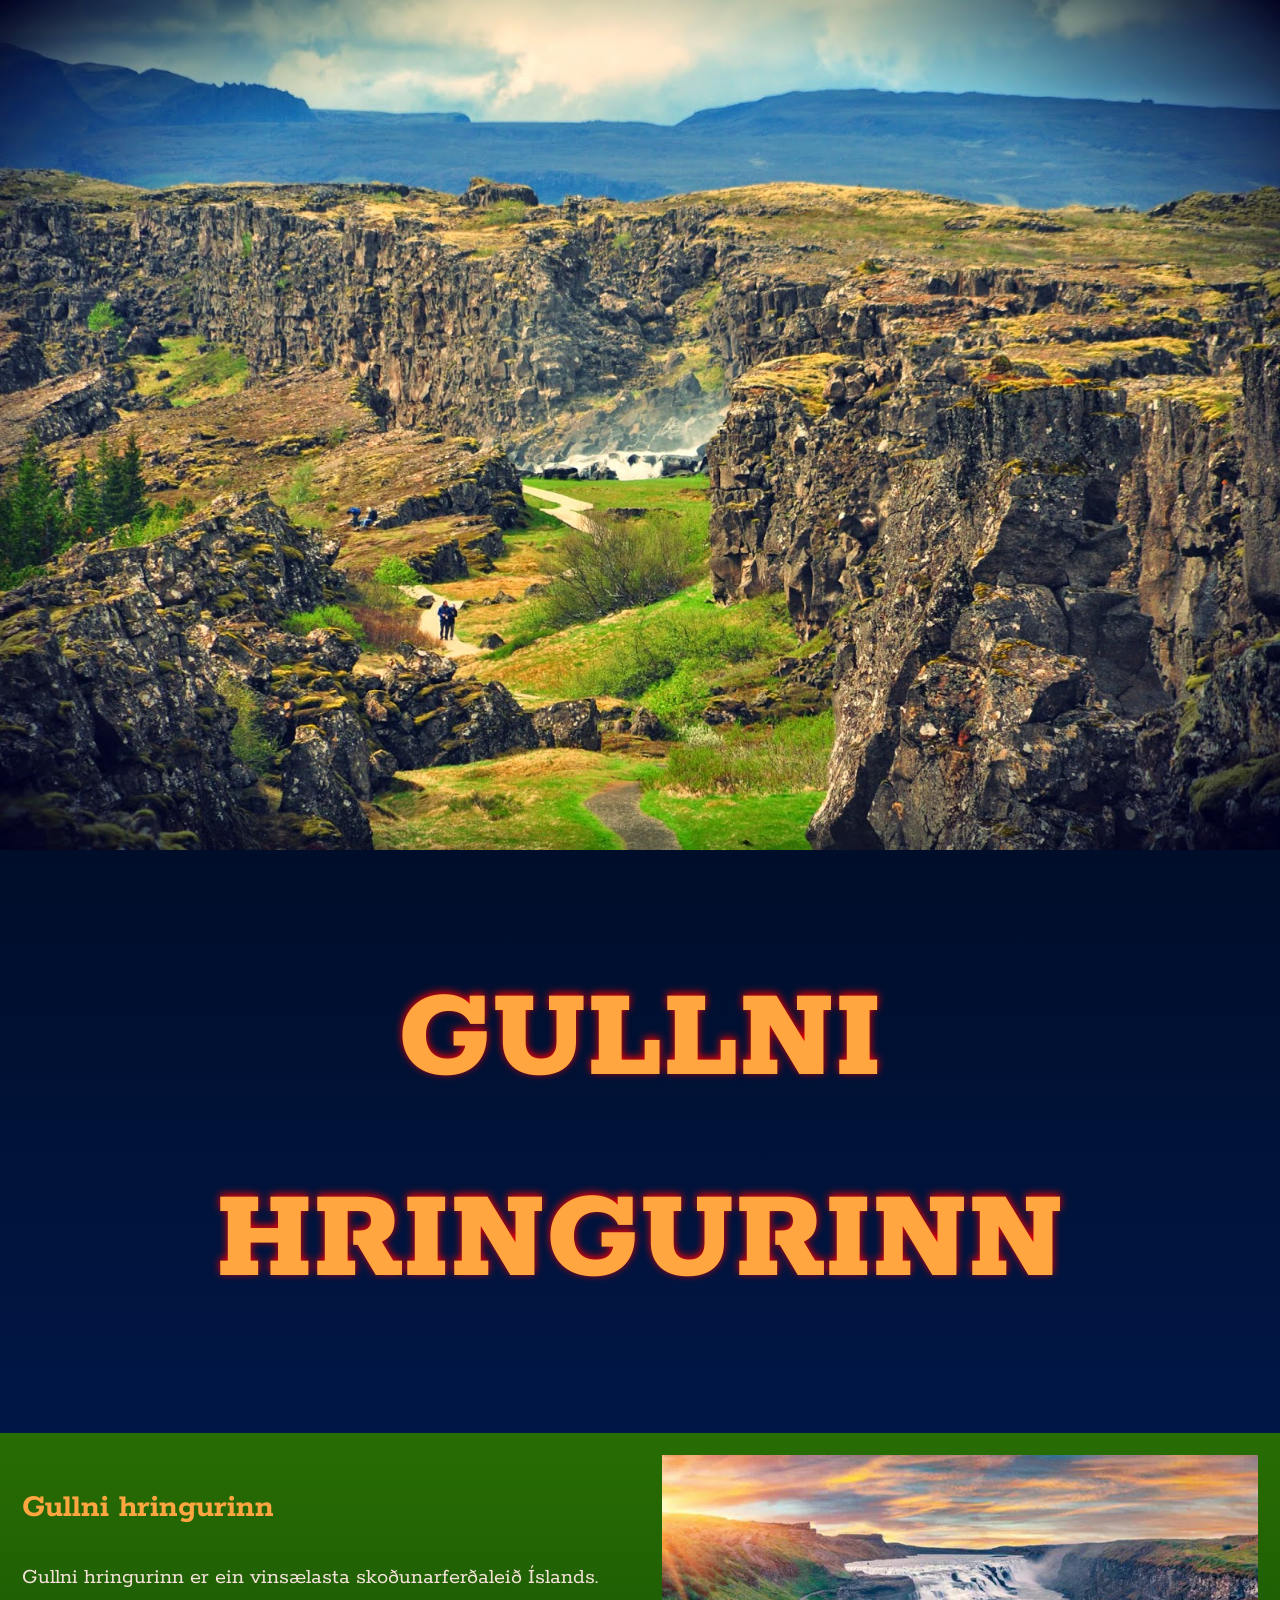
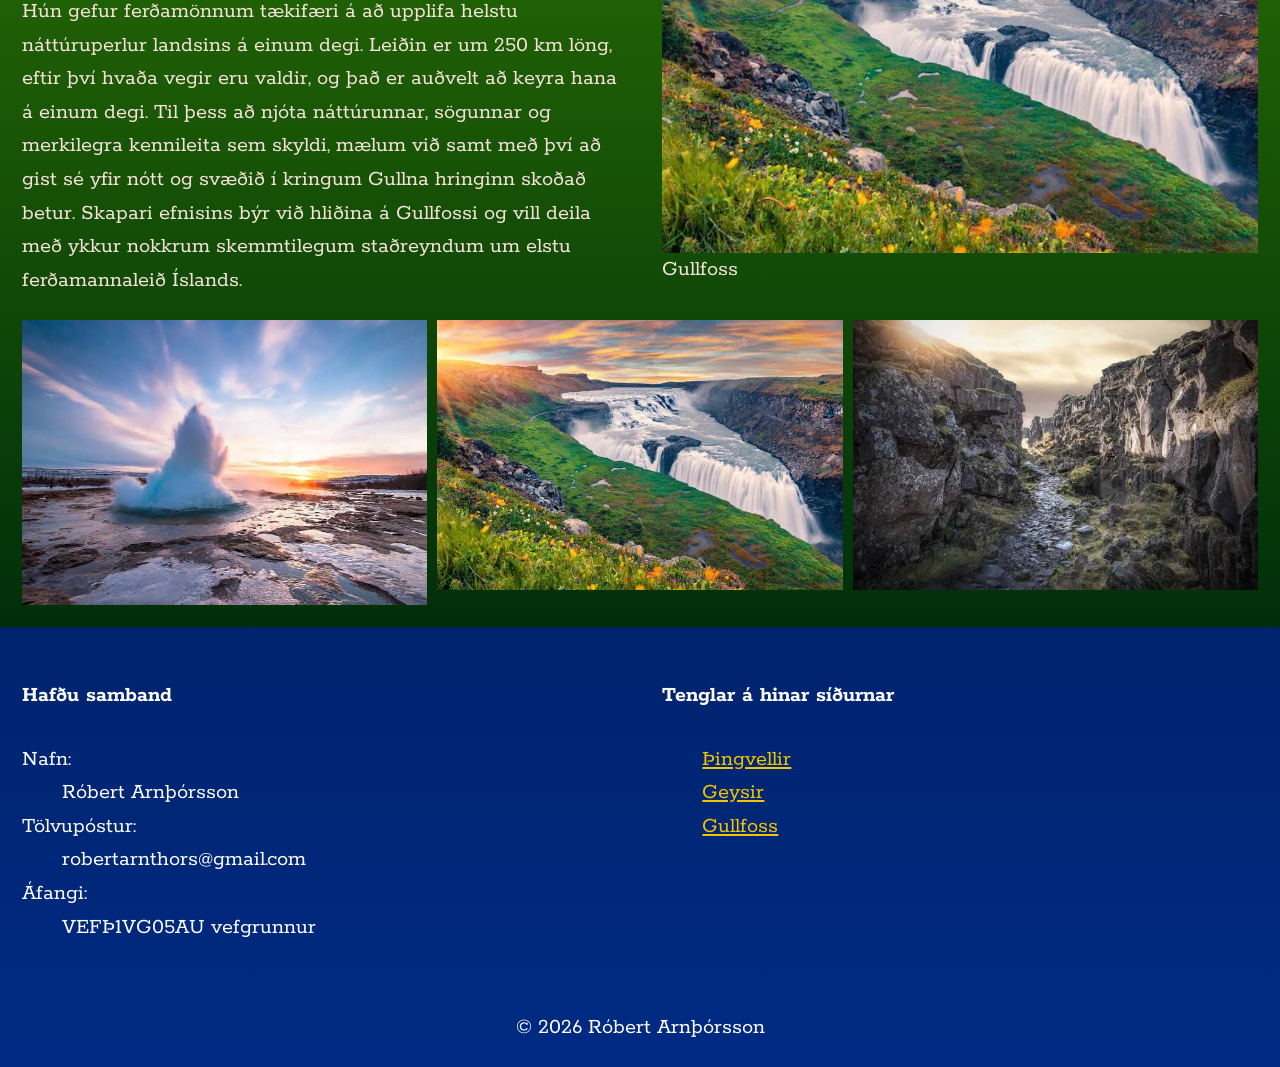
<file: index.html>
<!DOCTYPE html>
<html lang="is">
  <head>
    <meta name="viewport" content="width=device-width, initial-scale=1.0">
    <meta charset="utf-8"> 
    <title>Verkefni 7. Gullni hringurinn</title>
    <link rel="preconnect" href="https://fonts.gstatic.com">
    <link href="https://fonts.googleapis.com/css2?family=Rokkitt:wght@200;400;600;800&display=swap" rel="stylesheet">    <!-- veljið leturgerð af http://fonts.google.com-->
    <link rel="stylesheet" href="styles.css">
  </head>
  <body class="body-bg"> 
    <picture>
      <img src="þingvellir5.png">
    </picture>
    <header class="container">
      <h1>
        Gullni hringurinn
      </h1>
    </header>
    <div class="base-bg"> 
    <main class="container">
        <div class="col-2">
          <section>
            <h2>Gullni hringurinn</h2>
            <p>Gullni hringurinn er ein vinsælasta skoðunarferðaleið Íslands. Hún gefur ferðamönnum tækifæri á að upplifa helstu náttúruperlur landsins á einum degi. Leiðin er um 250 km löng, eftir því hvaða vegir eru valdir, og það er auðvelt að keyra hana á einum degi. Til þess að njóta náttúrunnar, sögunnar og merkilegra kennileita sem skyldi, mælum við samt með því að gist sé yfir nótt og svæðið í kringum Gullna hringinn skoðað betur. Skapari efnisins býr við hliðina á Gullfossi og vill deila með ykkur nokkrum skemmtilegum staðreyndum um elstu ferðamannaleið Íslands.</p>       
          </section>
          <section> 
            <figure>
              <img src="gullfoss2.png">
              <figcaption>Gullfoss</figcaption>   
            </figure>     
          </section>
        </div>
        <div class="col-3">
        </div>
            <!--Hér koma 3 myndir í röð, 2 eða 3 raðir. Allar myndir í sömu stærð (500px x 500px)-->
          <picture class="img-row">
            <img src="geysir.png">
            <img src="gullfoss2.png">
            <img src="þingvellir.png">
          </picture>
      </main>
    </div><!--bakgrunnur endar-->
    <footer class="container col-3">
      <nav>
        <h4>Hafðu samband</h4>
        <dl><!--Description list-->
          <dt>Nafn:</dt>
          <dd>Róbert Arnþórsson</dd>
          <dt>Tölvupóstur:</dt>
          <dd>robertarnthors@gmail.com</dd>
          <dt>Áfangi:</dt>
          <dd>VEFÞ1VG05AU vefgrunnur</dd>
        </dl>
      </nav>
      <nav>
        <h4>Tenglar á hinar síðurnar</h4>
        <ul>
          <li><a href="indexÞing.html">Þingvellir</a></li>
          <li><a href="indexGey.html">Geysir</a></li>
          <li><a href="indexGul.html">Gullfoss</a></li>
        </ul>
      </nav>
    </footer>
    <p class="copy">&copy; 2026 Róbert Arnþórsson</p>
  </body>
</html>
</file>
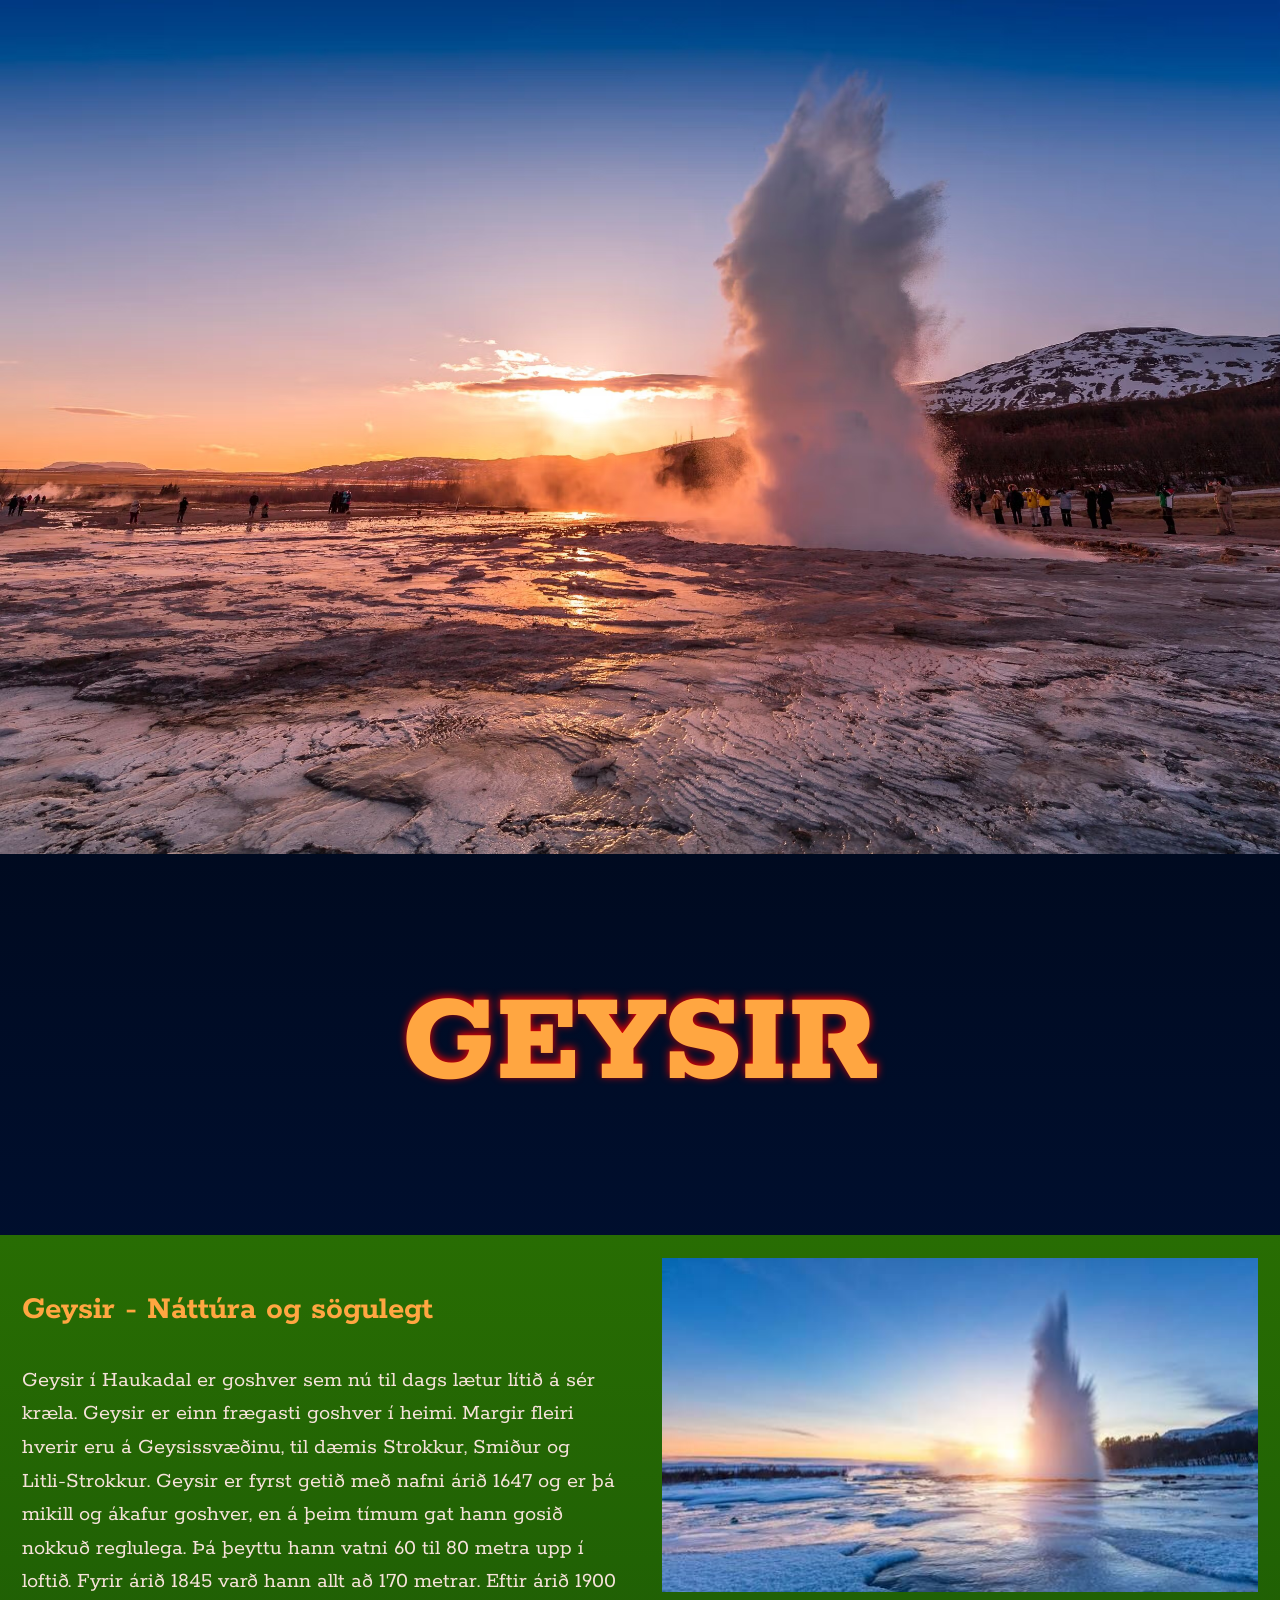
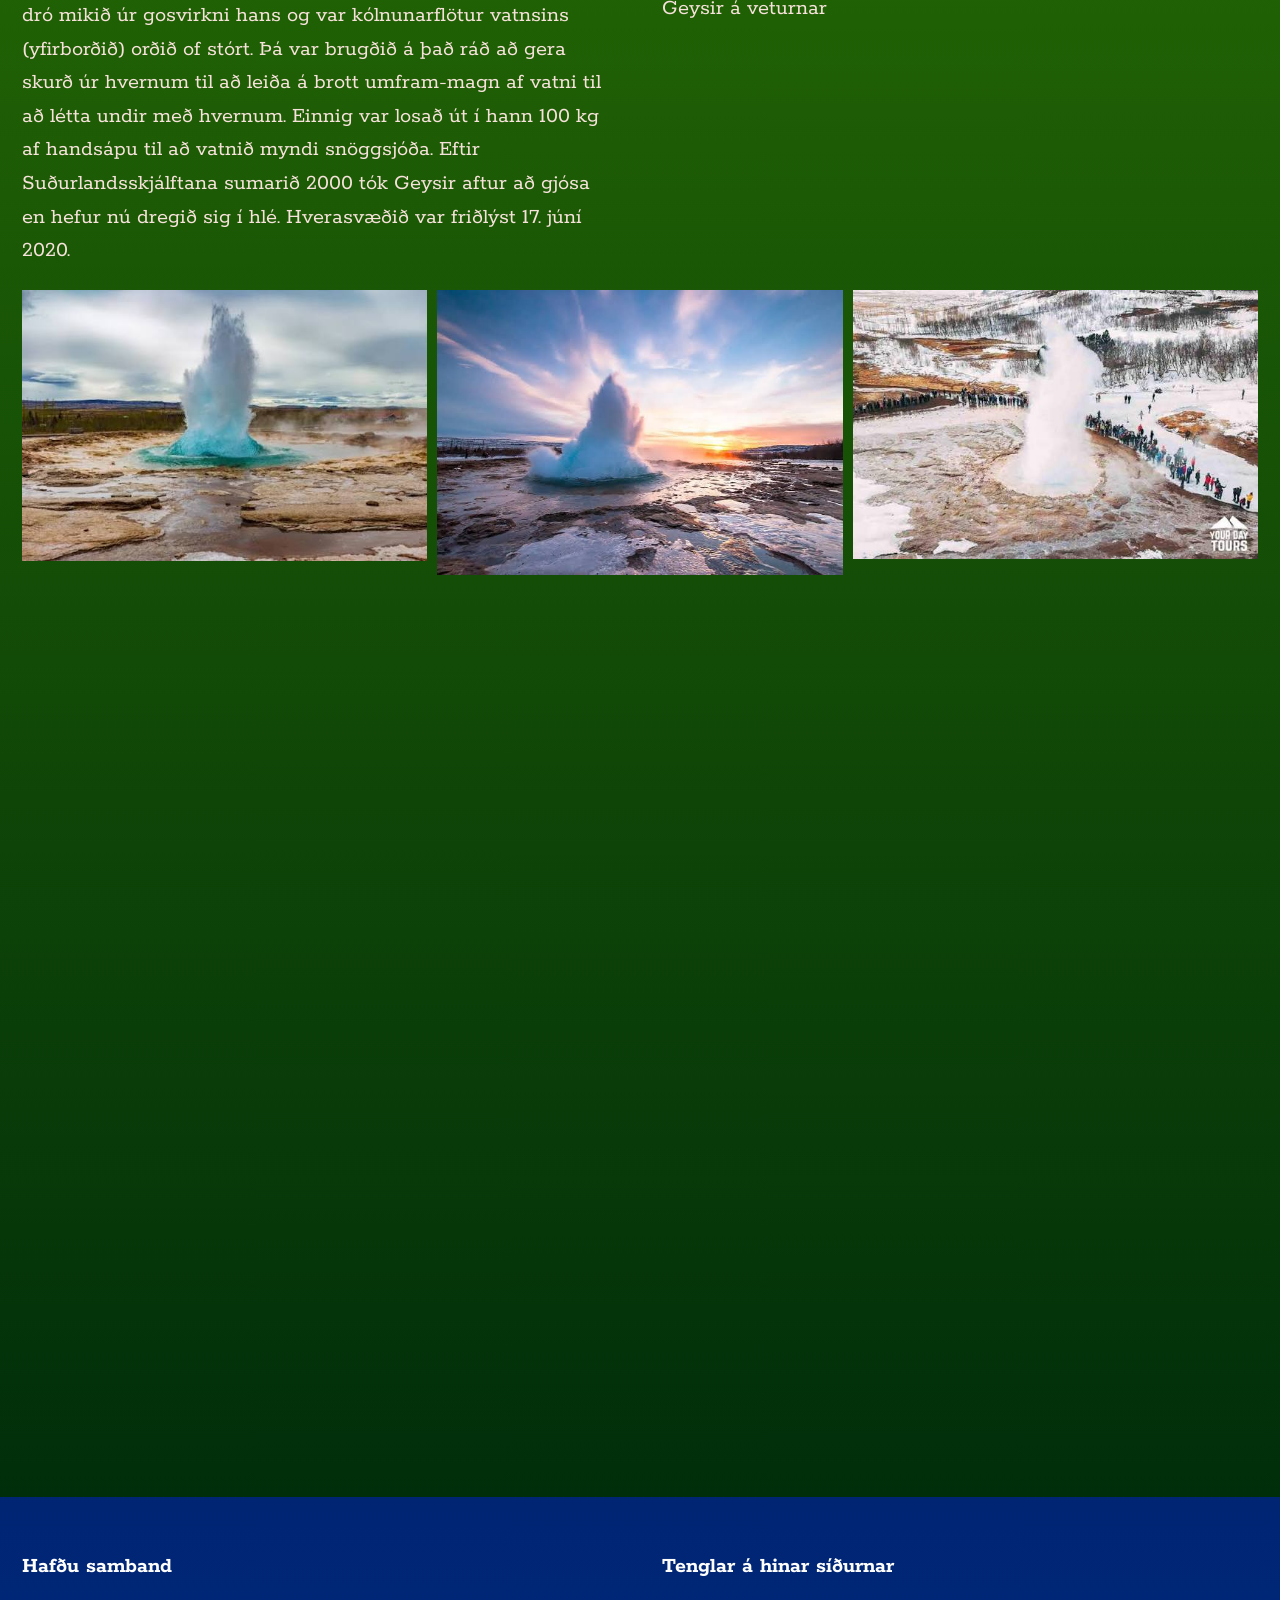
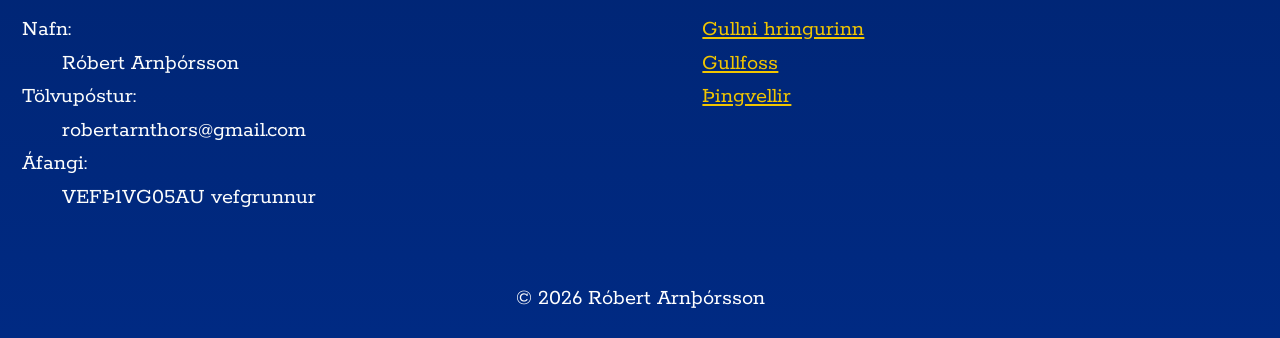
<file: indexGey.html>
<!DOCTYPE html>
<html lang="is">
  <head>
    <meta name="viewport" content="width=device-width, initial-scale=1.0">
    <meta charset="utf-8"> 
    <title>Verkefni 7. Geysir</title>
    <link rel="preconnect" href="https://fonts.gstatic.com">
    <link href="https://fonts.googleapis.com/css2?family=Rokkitt:wght@200;400;600;800&display=swap" rel="stylesheet">    <!-- veljið leturgerð af http://fonts.google.com-->
    <link rel="stylesheet" href="styles.css">
  </head>
  <body class="body-bg"> 
    <picture>
      <img src="geysir5.png">
    </picture>
    <header class="container">
      <h1>
        Geysir
      </h1>
    </header>
    <div class="base-bg"> 
    <main class="container">
        <div class="col-2">
          <section>
            <h2>Geysir - Náttúra og sögulegt</h2>
            <p>Geysir í Haukadal er goshver sem nú til dags lætur lítið á sér kræla. Geysir er einn frægasti goshver í heimi. Margir fleiri hverir eru á Geysissvæðinu, til dæmis Strokkur, Smiður og Litli-Strokkur. Geysir er fyrst getið með nafni árið 1647 og er þá mikill og ákafur goshver, en á þeim tímum gat hann gosið nokkuð reglulega. Þá þeyttu hann vatni 60 til 80 metra upp í loftið. Fyrir árið 1845 varð hann allt að 170 metrar. Eftir árið 1900 dró mikið úr gosvirkni hans og var kólnunarflötur vatnsins (yfirborðið) orðið of stórt. Þá var brugðið á það ráð að gera skurð úr hvernum til að leiða á brott umfram-magn af vatni til að létta undir með hvernum. Einnig var losað út í hann 100 kg af handsápu til að vatnið myndi snöggsjóða. Eftir Suðurlandsskjálftana sumarið 2000 tók Geysir aftur að gjósa en hefur nú dregið sig í hlé. Hverasvæðið var friðlýst 17. júní 2020.</p>       
          </section>
          <section> 
            <figure>
              <img src="geysir3.png">
              <figcaption>Geysir á veturnar</figcaption>   
            </figure>     
          </section>
        </div>
        <div class="col-3">
        </div>
            <!--Hér koma 3 myndir í röð, 2 eða 3 raðir. Allar myndir í sömu stærð (500px x 500px)-->
          <picture class="img-row">
            <img src="geysir2.png">
            <img src="geysir.png">
            <img src="geysir4.png">
          </picture>
          <div class="iframe-container">
            <iframe src="https://www.google.com/maps/embed?pb=!1m18!1m12!1m3!1d1729.5728679261636!2d-20.304879087122696!3d64.31032822730297!2m3!1f0!2f0!3f0!3m2!1i1024!2i768!4f13.1!3m3!1m2!1s0x48d6a39f03424f3f%3A0xb4751c1a62e2283f!2sGeysir!5e0!3m2!1sen!2sis!4v1790860507588!5m2!1sen!2sis" width="600" height="450" style="border:0;" allowfullscreen="" loading="lazy" referrerpolicy="strict-origin-when-cross-origin"></iframe>
          </div>
      </main>
    </div><!--bakgrunnur endar-->
    <footer class="container col-3">
      <nav>
        <h4>Hafðu samband</h4>
        <dl><!--Description list-->
          <dt>Nafn:</dt>
          <dd>Róbert Arnþórsson</dd>
          <dt>Tölvupóstur:</dt>
          <dd>robertarnthors@gmail.com</dd>
          <dt>Áfangi:</dt>
          <dd>VEFÞ1VG05AU vefgrunnur</dd>
        </dl>
      </nav>
      <nav>
        <h4>Tenglar á hinar síðurnar</h4>
        <ul>
          <li><a href="index.html">Gullni hringurinn</a></li>
          <li><a href="indexGul.html">Gullfoss</a></li>
          <li><a href="indexÞing.html">Þingvellir</a></li>
        </ul>
      </nav>
    </footer>
    <p class="copy">&copy; 2026 Róbert Arnþórsson</p>
  </body>
</html>
</file>
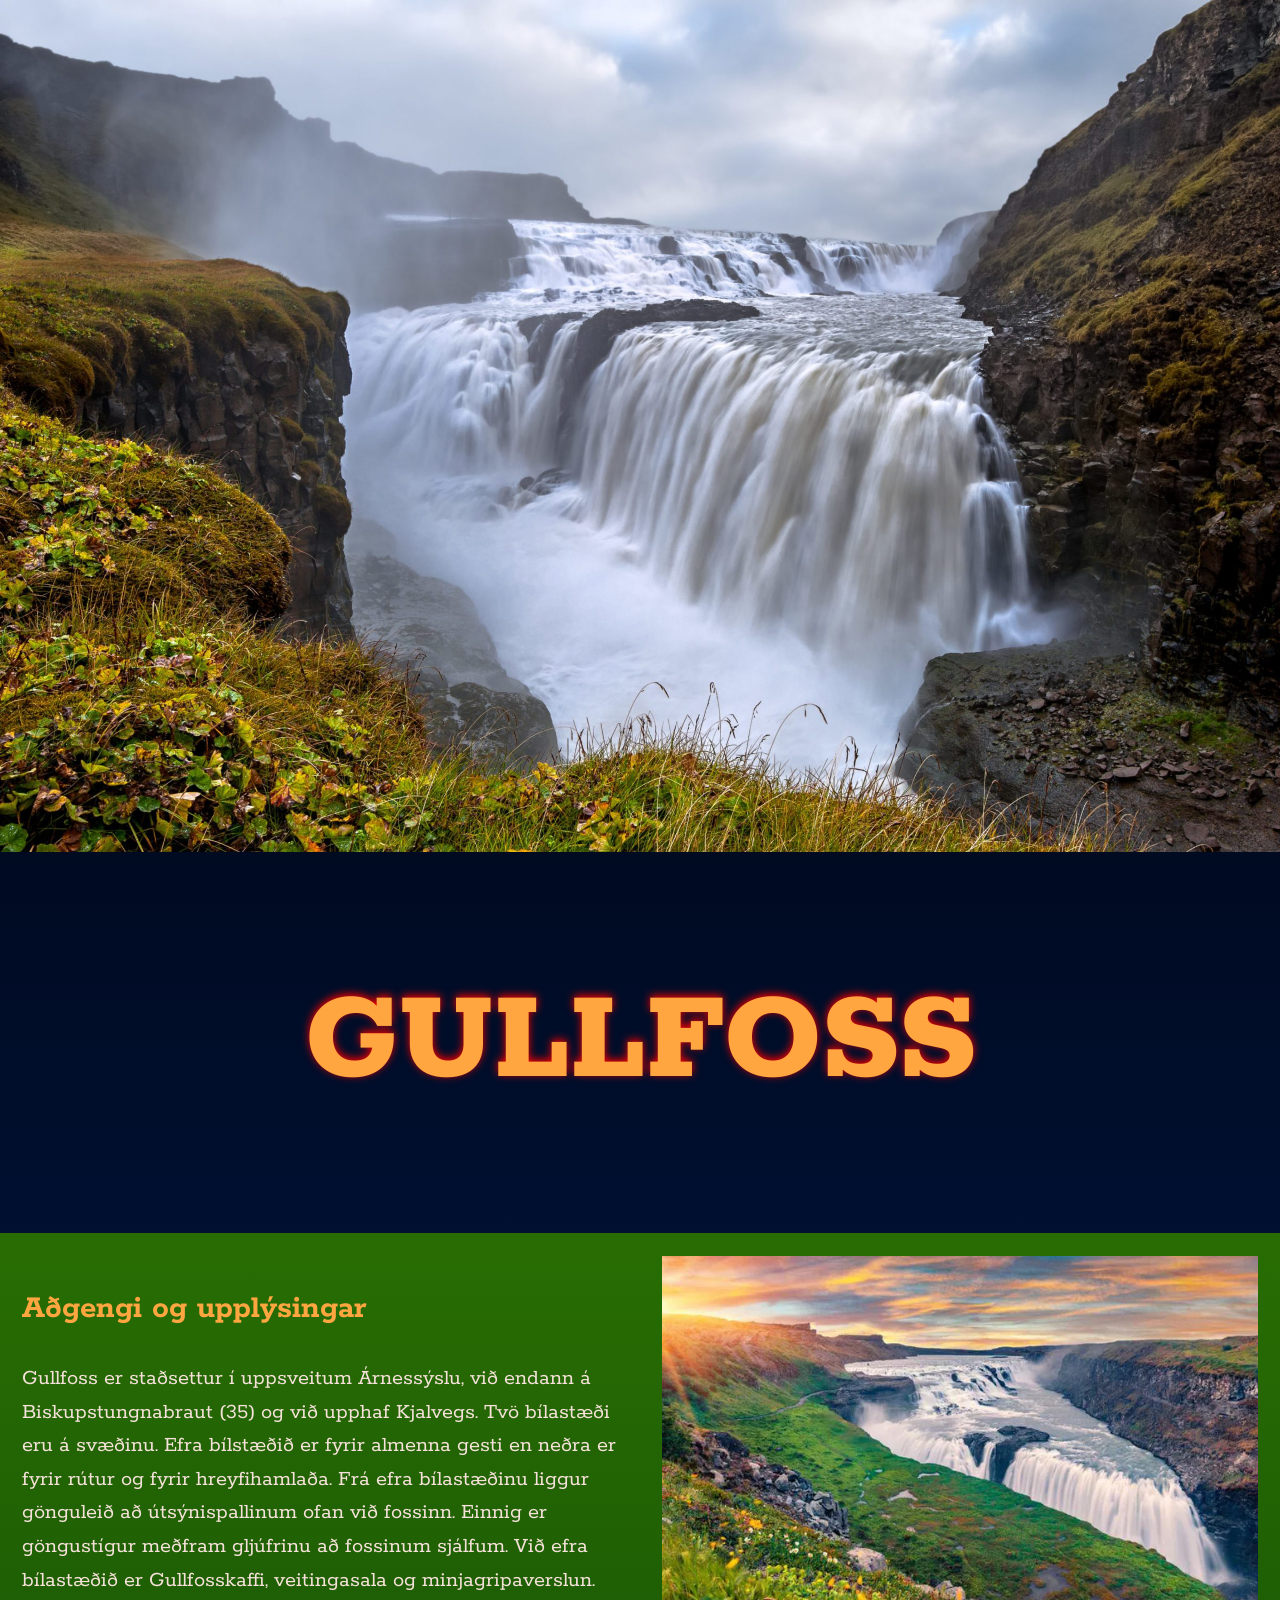
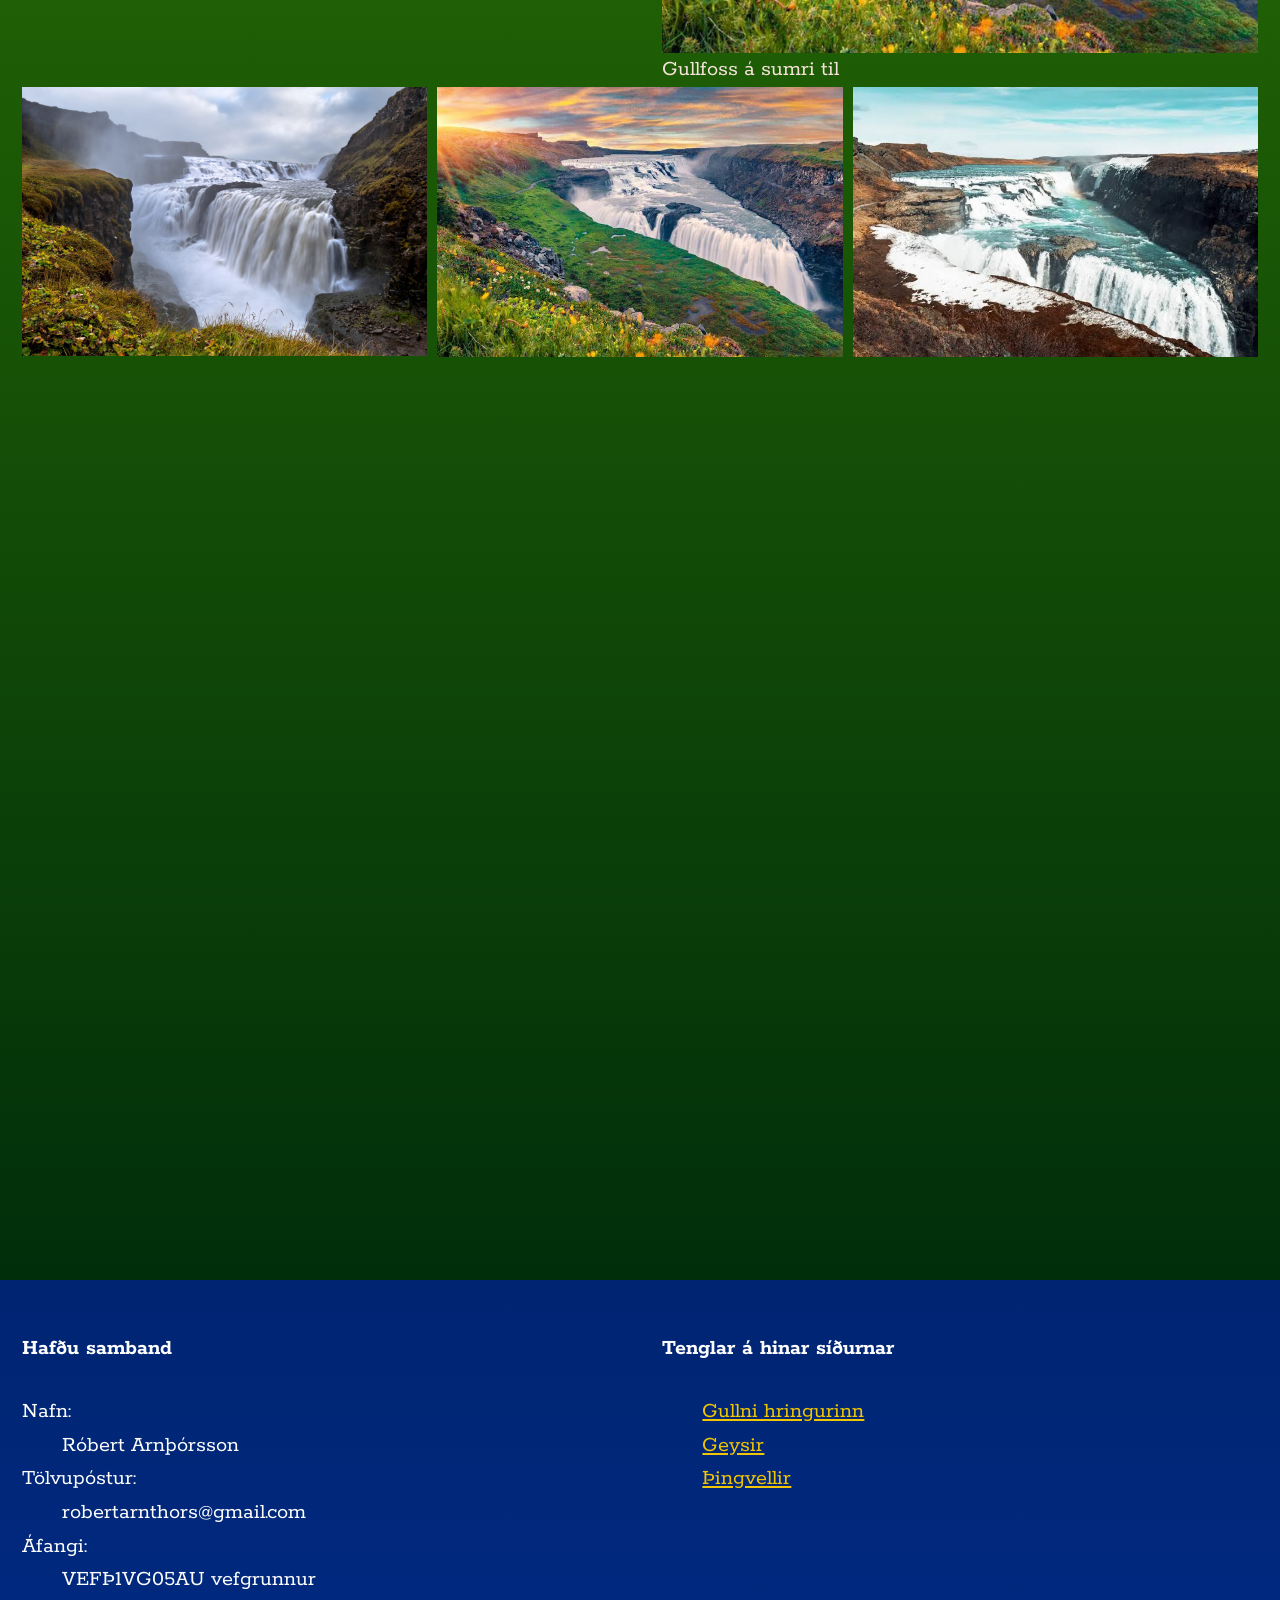
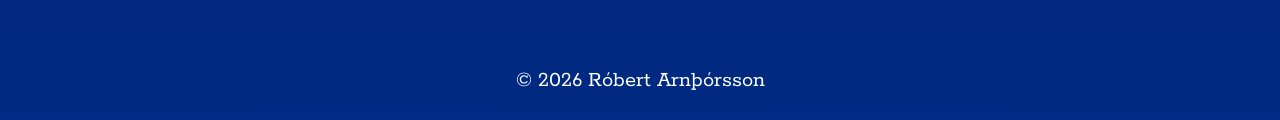
<file: indexGul.html>
<!DOCTYPE html>
<html lang="is">
  <head>
    <meta name="viewport" content="width=device-width, initial-scale=1.0">
    <meta charset="utf-8"> 
    <title>Verkefni 7. Gullfoss</title>
    <link rel="preconnect" href="https://fonts.gstatic.com">
    <link href="https://fonts.googleapis.com/css2?family=Rokkitt:wght@200;400;600;800&display=swap" rel="stylesheet">    <!-- veljið leturgerð af http://fonts.google.com-->
    <link rel="stylesheet" href="styles.css">
  </head>
  <body class="body-bg"> 
    <picture>
      <img src="gullfoss.png">
    </picture>
    <header class="container">
      <h1>
        Gullfoss
      </h1>
    </header>
    <div class="base-bg"> 
    <main class="container">
        <div class="col-2">
          <section>
            <h2>Aðgengi og upplýsingar</h2>
            <p>Gullfoss er staðsettur í uppsveitum Árnessýslu, við endann á Biskupstungnabraut (35) og við upphaf Kjalvegs. Tvö bílastæði eru á svæðinu. Efra bílstæðið er fyrir almenna gesti en neðra er fyrir rútur og fyrir hreyfihamlaða. Frá efra bílastæðinu liggur gönguleið að útsýnispallinum ofan við fossinn. Einnig er göngustígur meðfram gljúfrinu að fossinum sjálfum. Við efra bílastæðið er Gullfosskaffi, veitingasala og minjagripaverslun.</p>       
          </section>
          <section> 
            <figure>
              <img src="gullfoss2.png">
              <figcaption>Gullfoss á sumri til</figcaption>   
            </figure>     
          </section>
        </div>
        <div class="col-3">
        </div>
            <!--Hér koma 3 myndir í röð, 2 eða 3 raðir. Allar myndir í sömu stærð (500px x 500px)-->
          <picture class="img-row">
            <img src="gullfoss.png">
            <img src="gullfoss2.png">
            <img src="gullfoss3.png">
          </picture>
          <div class="iframe-container">
            <iframe src="https://www.google.com/maps/embed?pb=!1m18!1m12!1m3!1d6914.234642344575!2d-20.128245158467642!3d64.32648918977925!2m3!1f0!2f0!3f0!3m2!1i1024!2i768!4f13.1!3m3!1m2!1s0x48d6a574af45b6c9%3A0x2c6347db0b411601!2sGullfoss%20Falls!5e0!3m2!1sen!2sis!4v1790860361589!5m2!1sen!2sis" width="600" height="450" style="border:0;" allowfullscreen="" loading="lazy" referrerpolicy="strict-origin-when-cross-origin"></iframe>
          </div>
      </main>
    </div><!--bakgrunnur endar-->
    <footer class="container col-3">
      <nav>
        <h4>Hafðu samband</h4>
        <dl><!--Description list-->
          <dt>Nafn:</dt>
          <dd>Róbert Arnþórsson</dd>
          <dt>Tölvupóstur:</dt>
          <dd>robertarnthors@gmail.com</dd>
          <dt>Áfangi:</dt>
          <dd>VEFÞ1VG05AU vefgrunnur</dd>
        </dl>
      </nav>
      <nav>
        <h4>Tenglar á hinar síðurnar</h4>
        <ul>
          <li><a href="index.html">Gullni hringurinn</a></li>
          <li><a href="indexGey.html">Geysir</a></li>
          <li><a href="indexÞing.html">Þingvellir</a></li>
        </ul>
      </nav>
    </footer>
    <p class="copy">&copy; 2026 Róbert Arnþórsson</p>
  </body>
</html>
</file>
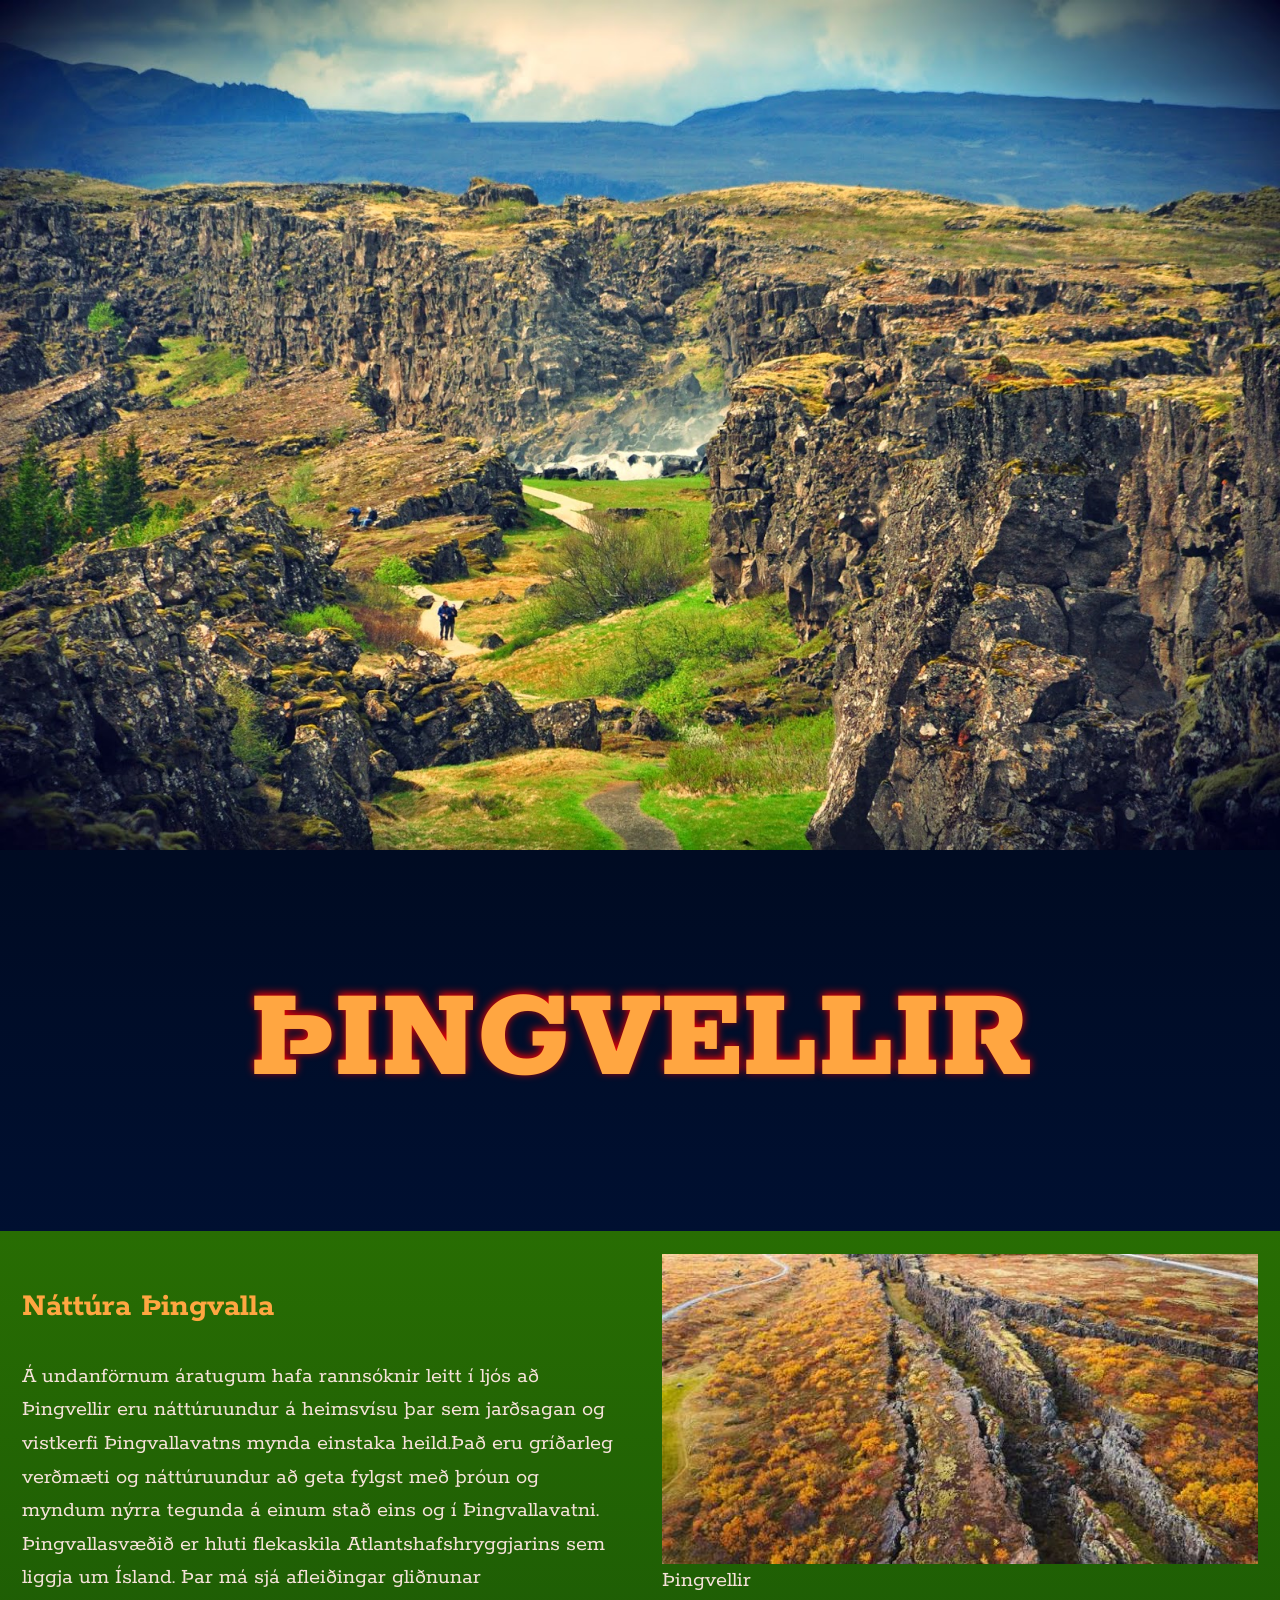
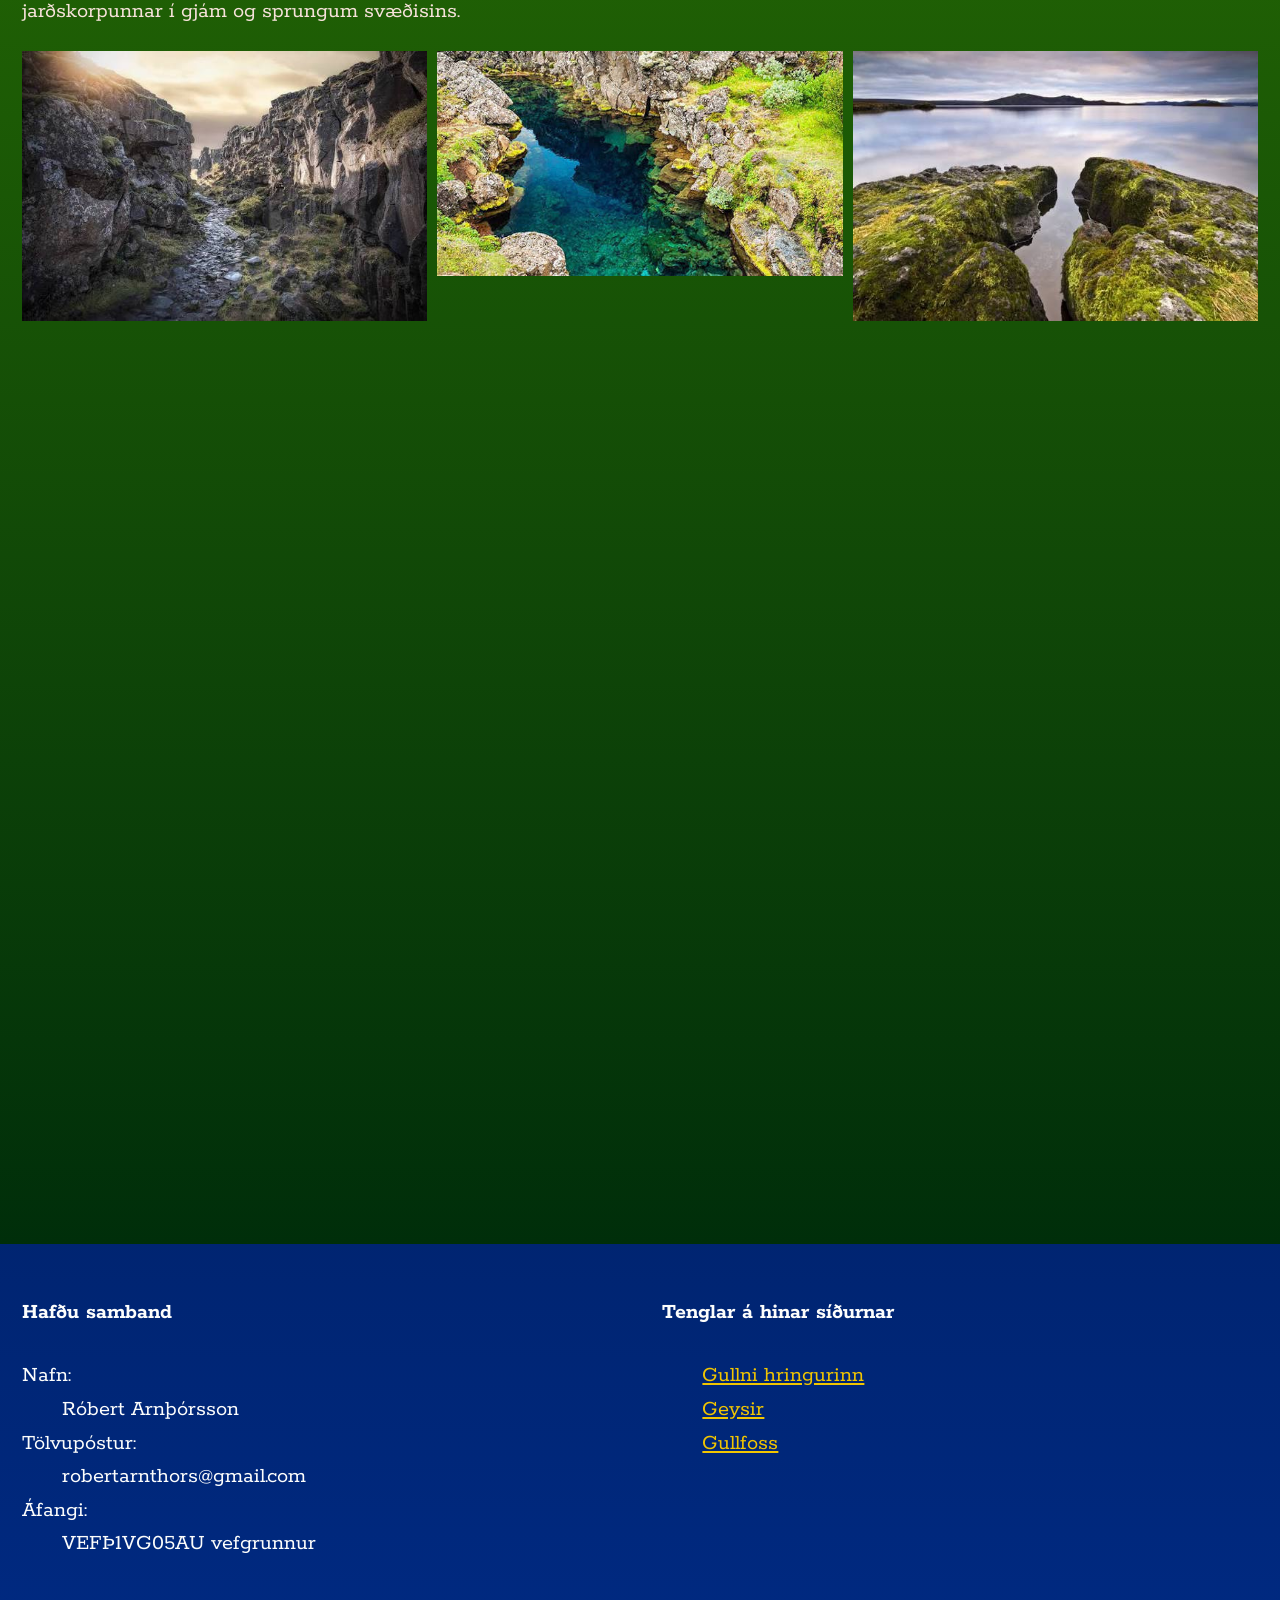
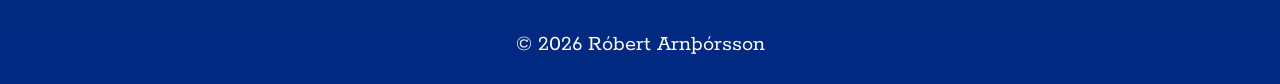
<file: indexÞing.html>
<!DOCTYPE html>
<html lang="is">
  <head>
    <meta name="viewport" content="width=device-width, initial-scale=1.0">
    <meta charset="utf-8"> 
    <title>Verkefni 7. Þingvellir</title>
    <link rel="preconnect" href="https://fonts.gstatic.com">
    <link href="https://fonts.googleapis.com/css2?family=Rokkitt:wght@200;400;600;800&display=swap" rel="stylesheet">    <!-- veljið leturgerð af http://fonts.google.com-->
    <link rel="stylesheet" href="styles.css">
  </head>
  <body class="body-bg"> 
    <picture>
      <img src="þingvellir5.png">
    </picture>
    <header class="container">
      <h1>
        Þingvellir
      </h1>
    </header>
    <div class="base-bg"> 
    <main class="container">
        <div class="col-2">
          <section>
            <h2>Náttúra Þingvalla</h2>
            <p>Á undanförnum áratugum hafa rannsóknir leitt í ljós að Þingvellir eru náttúruundur á heimsvísu þar sem jarðsagan og vistkerfi Þingvallavatns mynda einstaka heild.Það eru gríðarleg verðmæti og náttúruundur að geta fylgst með þróun og myndum nýrra tegunda á einum stað eins og í Þingvallavatni. Þingvallasvæðið er hluti flekaskila Atlantshafshryggjarins sem liggja um Ísland. Þar má sjá afleiðingar gliðnunar jarðskorpunnar í gjám og sprungum svæðisins.</p>       
          </section>
          <section> 
            <figure>
              <img src="þingvellir2.png">
              <figcaption>Þingvellir</figcaption>   
            </figure>     
          </section>
        </div>
        <div class="col-3">
        </div>
            <!--Hér koma 3 myndir í röð, 2 eða 3 raðir. Allar myndir í sömu stærð (500px x 500px)-->
          <picture class="img-row">
            <img src="þingvellir.png">
            <img src="þingvellir1.png">
            <img src="þingvellir4.png">
          </picture>
          <div class="iframe-container">
            <iframe src="https://www.google.com/maps/embed?pb=!1m18!1m12!1m3!1d1731.3394988129548!2d-21.079029487124803!3d64.28217247728516!2m3!1f0!2f0!3f0!3m2!1i1024!2i768!4f13.1!3m3!1m2!1s0x48d6811ffb13697b%3A0x6b756c8b079262f2!2sThingvellir%20National%20Park!5e0!3m2!1sen!2sis!4v1790860535510!5m2!1sen!2sis" width="600" height="450" style="border:0;" allowfullscreen="" loading="lazy" referrerpolicy="strict-origin-when-cross-origin"></iframe>
          </div>
      </main>
    </div><!--bakgrunnur endar-->
    <footer class="container col-3">
      <nav>
        <h4>Hafðu samband</h4>
        <dl><!--Description list-->
          <dt>Nafn:</dt>
          <dd>Róbert Arnþórsson</dd>
          <dt>Tölvupóstur:</dt>
          <dd>robertarnthors@gmail.com</dd>
          <dt>Áfangi:</dt>
          <dd>VEFÞ1VG05AU vefgrunnur</dd>
        </dl>
      </nav>
      <nav>
        <h4>Tenglar á hinar síðurnar</h4>
        <ul>
          <li><a href="index.html">Gullni hringurinn</a></li>
          <li><a href="indexGey.html">Geysir</a></li>
          <li><a href="indexGul.html">Gullfoss</a></li>
        </ul>
      </nav>
    </footer>
    <p class="copy">&copy; 2026 Róbert Arnþórsson</p>
  </body>
</html>
</file>
<file: styles.css>
html {
    scroll-behavior: smooth;
}
body {
    margin: 0;
    font-family: 'Rokkitt', serif;
    font-size: 1.2em;
    line-height: 1.5;
    background-image: linear-gradient(to bottom, rgb(0, 0, 0), rgb(0, 42, 131));    
    color: white;
}
h1, h2, h3 {
    font-weight: 700;
    color: rgb(255, 166, 65);
} 
header {
    padding: 0;
    display: grid;
    grid-template-columns: 1fr;
    align-items: center;
}
header h1 {
    font-weight: 800;
    text-transform: uppercase;
    text-align: center;
    text-shadow: 0 -2px 8px rgb(255, 0, 0);
    color: rgb(255, 166, 65);
}
a {
    color: rgb(12, 243, 0);
}
a:visited {
    columns: rgb(1, 210, 221);
}
a:hover, a:active {
    columns: #194b00;
    text-decoration: none;
}
.base-bg {
    background-color: rgb(255, 236, 185);
    background-image: linear-gradient(to bottom, rgb(40, 109, 3), rgb(0, 46, 10));    
    color: rgb(246, 226, 218);
    padding: 1em;
}

.col-2,
.col-3 {
    display: grid;
    grid-template-columns: 1fr;
}


/****** standard IMG *********/

img {
     max-width: 100%;
     height: auto;
     display: none;
}
figure {
    margin:0;
}

footer {
    color: rgb(252, 253, 252);
    padding: 1em;
}
footer ul{
    list-style: none;
}
a, footer a {
    color: rgb(241, 197, 0);
}
footer a {
    line-height: 1.5;
}
footer a:visited {
    color: rgb(0, 255, 200);
}
footer a:active, .footer a:hover {
    text-decoration: none;
}
blockquote {
    background-color: rgb(0, 0, 0);
    padding:1em;
}
.copy {
    text-align: center;
}
/* ******** 48em ********* */
@media screen and (min-width:48em) {
    .col-2 {
        grid-template-columns: 1fr 1fr;
        gap: 2em;
    }
    .col-3 {
        grid-template-columns: 1fr 1fr;
        gap: 1em;
        row-gap: 1em;
    }
    .img-row{
    display: grid;
    grid-template-columns: 1fr 1fr 1fr;
    gap: 10px;
    }
    header h1 {
        font-size: 4em;
    }
    .iframe-container {
    display: flex;
    justify-content: center;
    align-items: center;
    min-height: 100vh;
    width: 100%;
    box-sizing: border-box;
}
    img{
        display: block;
    }
}
@media screen and (min-width:60em) {
    .col-3 {
        gap: 2em;
        row-gap: 2em;
    }
    .col-21 {
        grid-template-columns: 2fr 1fr;
        gap:2em
    }
    img{
        display: block;
    }
}
@media screen and (min-width:80em) {
    body {
        font-size: 1.4rem;
    }
    .container {
        max-width: 80em;
        margin: 0 auto;
    }
    header h1 {
        font-size: 6em;
    }
    img{
        display: block;
    }
}
@media screen and (min-width:100em) {
    .container {
        max-width: 90em;
    }
    img{
        display: block;
    }
}
</file>
